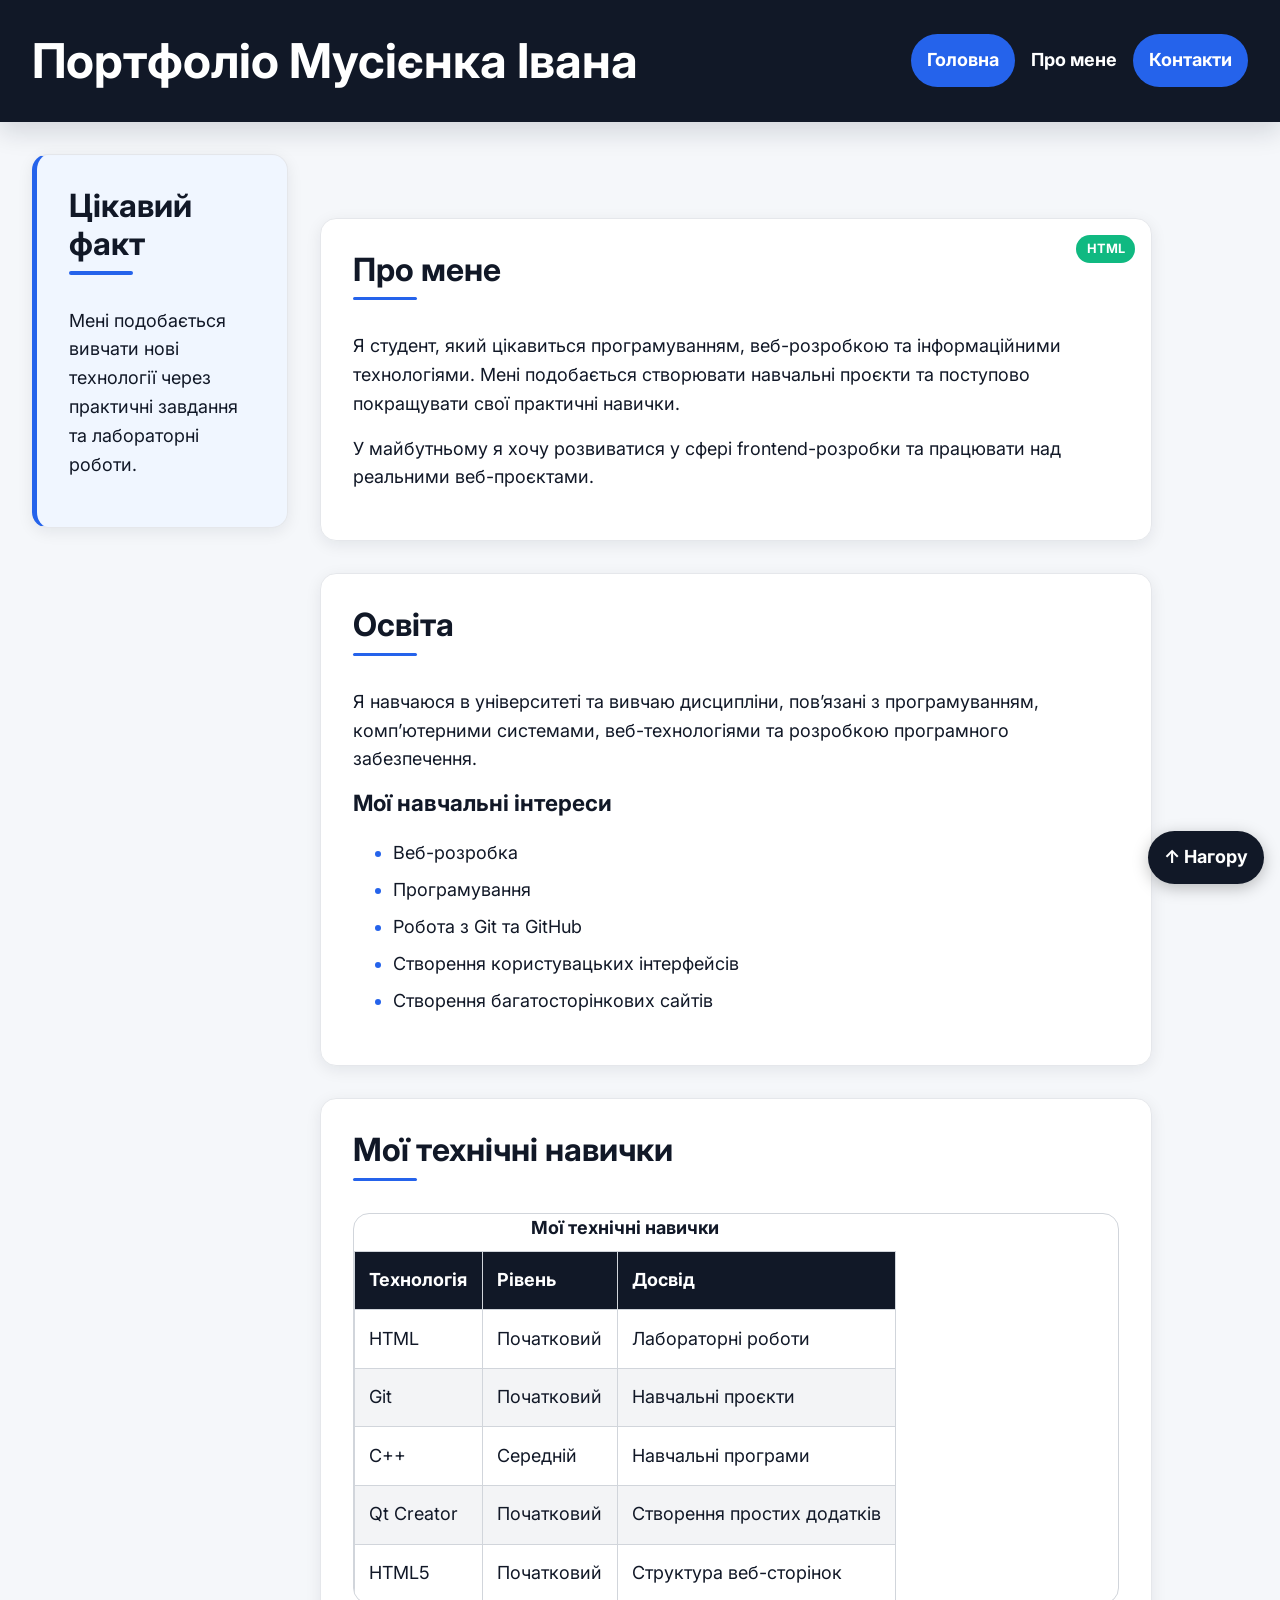
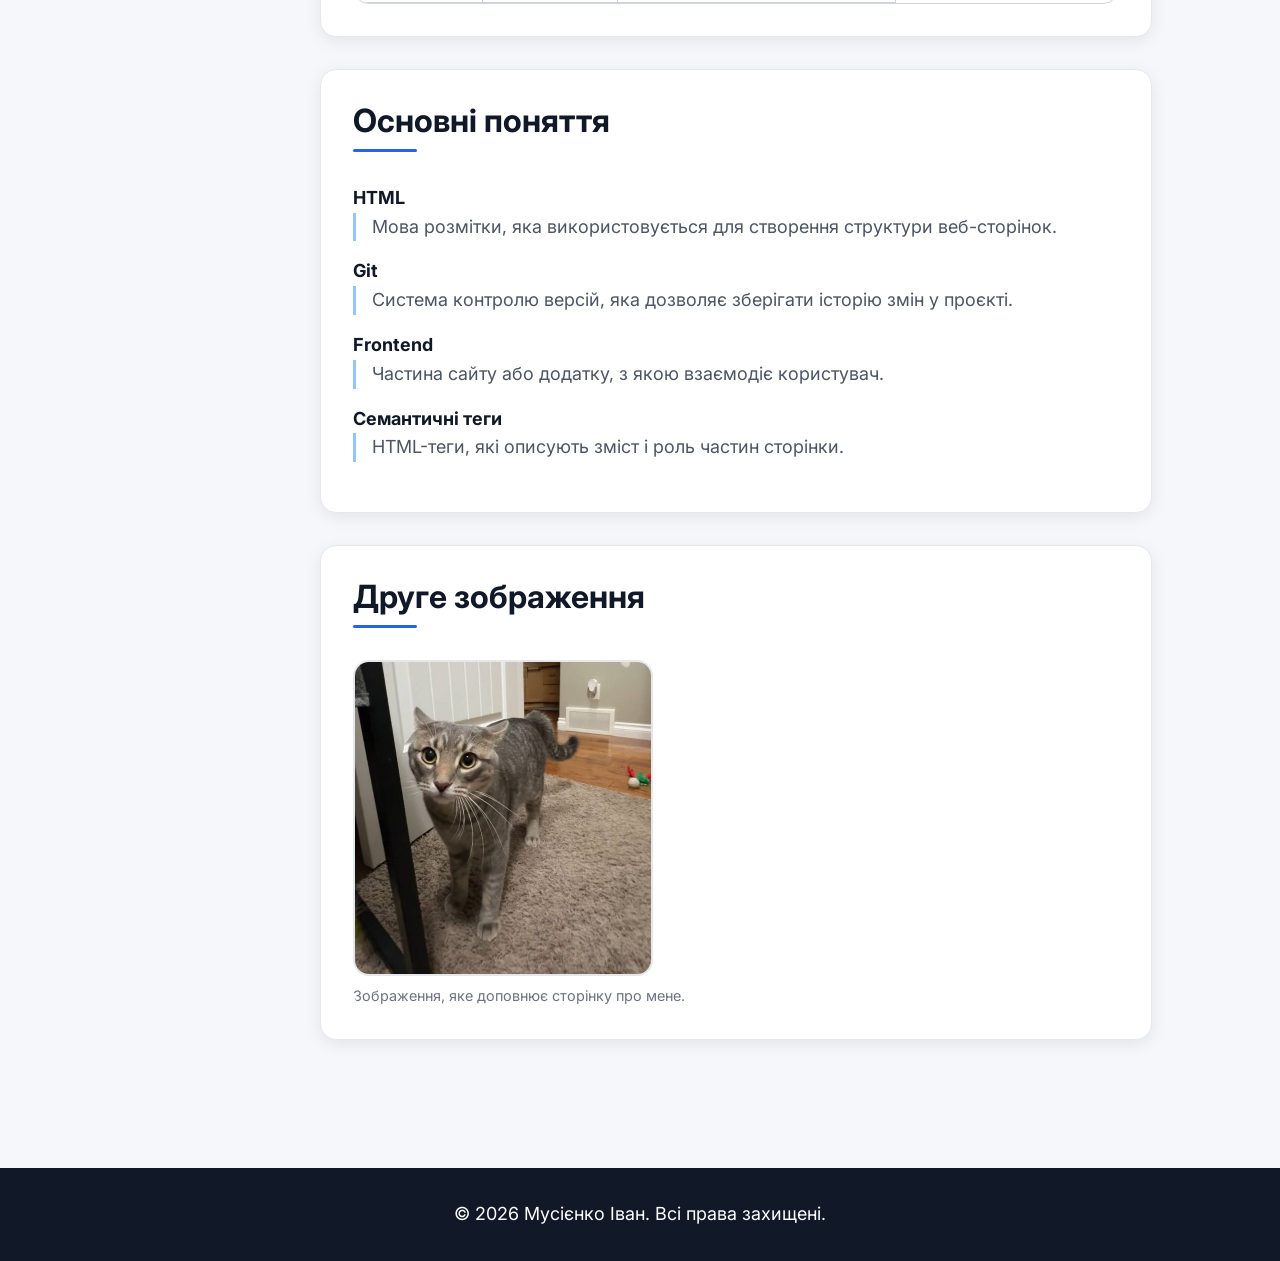
<file: about.html>
<!doctype html>
<html lang="uk">
  <head>
    <meta charset="UTF-8" />
    <meta name="viewport" content="width=device-width, initial-scale=1.0" />
    <meta
      name="description"
      content="Інформація про Івана Мусієнка, освіту, навички та інтереси"
    />
    <meta name="author" content="Мусієнко Іван" />
    <title>Про мене — Портфоліо</title>

    <link rel="preconnect" href="https://fonts.googleapis.com" />
    <link rel="preconnect" href="https://fonts.gstatic.com" crossorigin />
    <link
      href="https://fonts.googleapis.com/css2?family=Inter:wght@400;500;700&display=swap"
      rel="stylesheet"
    />
    <link rel="stylesheet" href="styles.css" />
  </head>
  <body>
    <div class="page">
      <header>
        <h1>Портфоліо Мусієнка Івана</h1>

        <nav class="nav">
          <input type="checkbox" id="menu-toggle" class="menu-toggle" />

          <label for="menu-toggle" class="hamburger">
            <span></span>
            <span></span>
            <span></span>
          </label>

          <ul class="nav-list">
            <li><a href="index.html">Головна</a></li>
            <li>Про мене</li>
            <li><a href="contacts.html">Контакти</a></li>
          </ul>
        </nav>
      </header>

      <main>
        <section>
          <h2>Про мене</h2>

          <p>
            Я студент, який цікавиться програмуванням, веб-розробкою та
            інформаційними технологіями. Мені подобається створювати навчальні
            проєкти та поступово покращувати свої практичні навички.
          </p>

          <p>
            У майбутньому я хочу розвиватися у сфері frontend-розробки та
            працювати над реальними веб-проєктами.
          </p>
        </section>

        <section>
          <h2>Освіта</h2>

          <p>
            Я навчаюся в університеті та вивчаю дисципліни, пов’язані з
            програмуванням, комп’ютерними системами, веб-технологіями та
            розробкою програмного забезпечення.
          </p>

          <h3>Мої навчальні інтереси</h3>

          <ul>
            <li>Веб-розробка</li>
            <li>Програмування</li>
            <li>Робота з Git та GitHub</li>
            <li>Створення користувацьких інтерфейсів</li>
            <li>Створення багатосторінкових сайтів</li>
          </ul>
        </section>

        <section>
          <h2>Мої технічні навички</h2>

          <table>
            <caption>
              Мої технічні навички
            </caption>
            <thead>
              <tr>
                <th>Технологія</th>
                <th>Рівень</th>
                <th>Досвід</th>
              </tr>
            </thead>
            <tbody>
              <tr>
                <td>HTML</td>
                <td>Початковий</td>
                <td>Лабораторні роботи</td>
              </tr>
              <tr>
                <td>Git</td>
                <td>Початковий</td>
                <td>Навчальні проєкти</td>
              </tr>
              <tr>
                <td>C++</td>
                <td>Середній</td>
                <td>Навчальні програми</td>
              </tr>
              <tr>
                <td>Qt Creator</td>
                <td>Початковий</td>
                <td>Створення простих додатків</td>
              </tr>
              <tr>
                <td>HTML5</td>
                <td>Початковий</td>
                <td>Структура веб-сторінок</td>
              </tr>
            </tbody>
          </table>
        </section>

        <section>
          <h2>Основні поняття</h2>

          <dl>
            <dt>HTML</dt>
            <dd>
              Мова розмітки, яка використовується для створення структури
              веб-сторінок.
            </dd>

            <dt>Git</dt>
            <dd>
              Система контролю версій, яка дозволяє зберігати історію змін у
              проєкті.
            </dd>

            <dt>Frontend</dt>
            <dd>Частина сайту або додатку, з якою взаємодіє користувач.</dd>

            <dt>Семантичні теги</dt>
            <dd>HTML-теги, які описують зміст і роль частин сторінки.</dd>
          </dl>
        </section>

        <section>
          <h2>Друге зображення</h2>

          <figure>
            <img
              src="images/avatar.jpg"
              alt="Аватар або зображення для сторінки про мене"
              width="300"
            />
            <figcaption>Зображення, яке доповнює сторінку про мене.</figcaption>
          </figure>
        </section>
      </main>
      
      <aside>
        <h2>Цікавий факт</h2>
        <p>
          Мені подобається вивчати нові технології через практичні завдання та
          лабораторні роботи.
        </p>
      </aside>
      <footer>
        <p>&copy; 2026 Мусієнко Іван. Всі права захищені.</p>
      </footer>

      <a href="#" class="back-to-top">↑ Нагору</a>
    </div>
  </body>
</html>
</file>
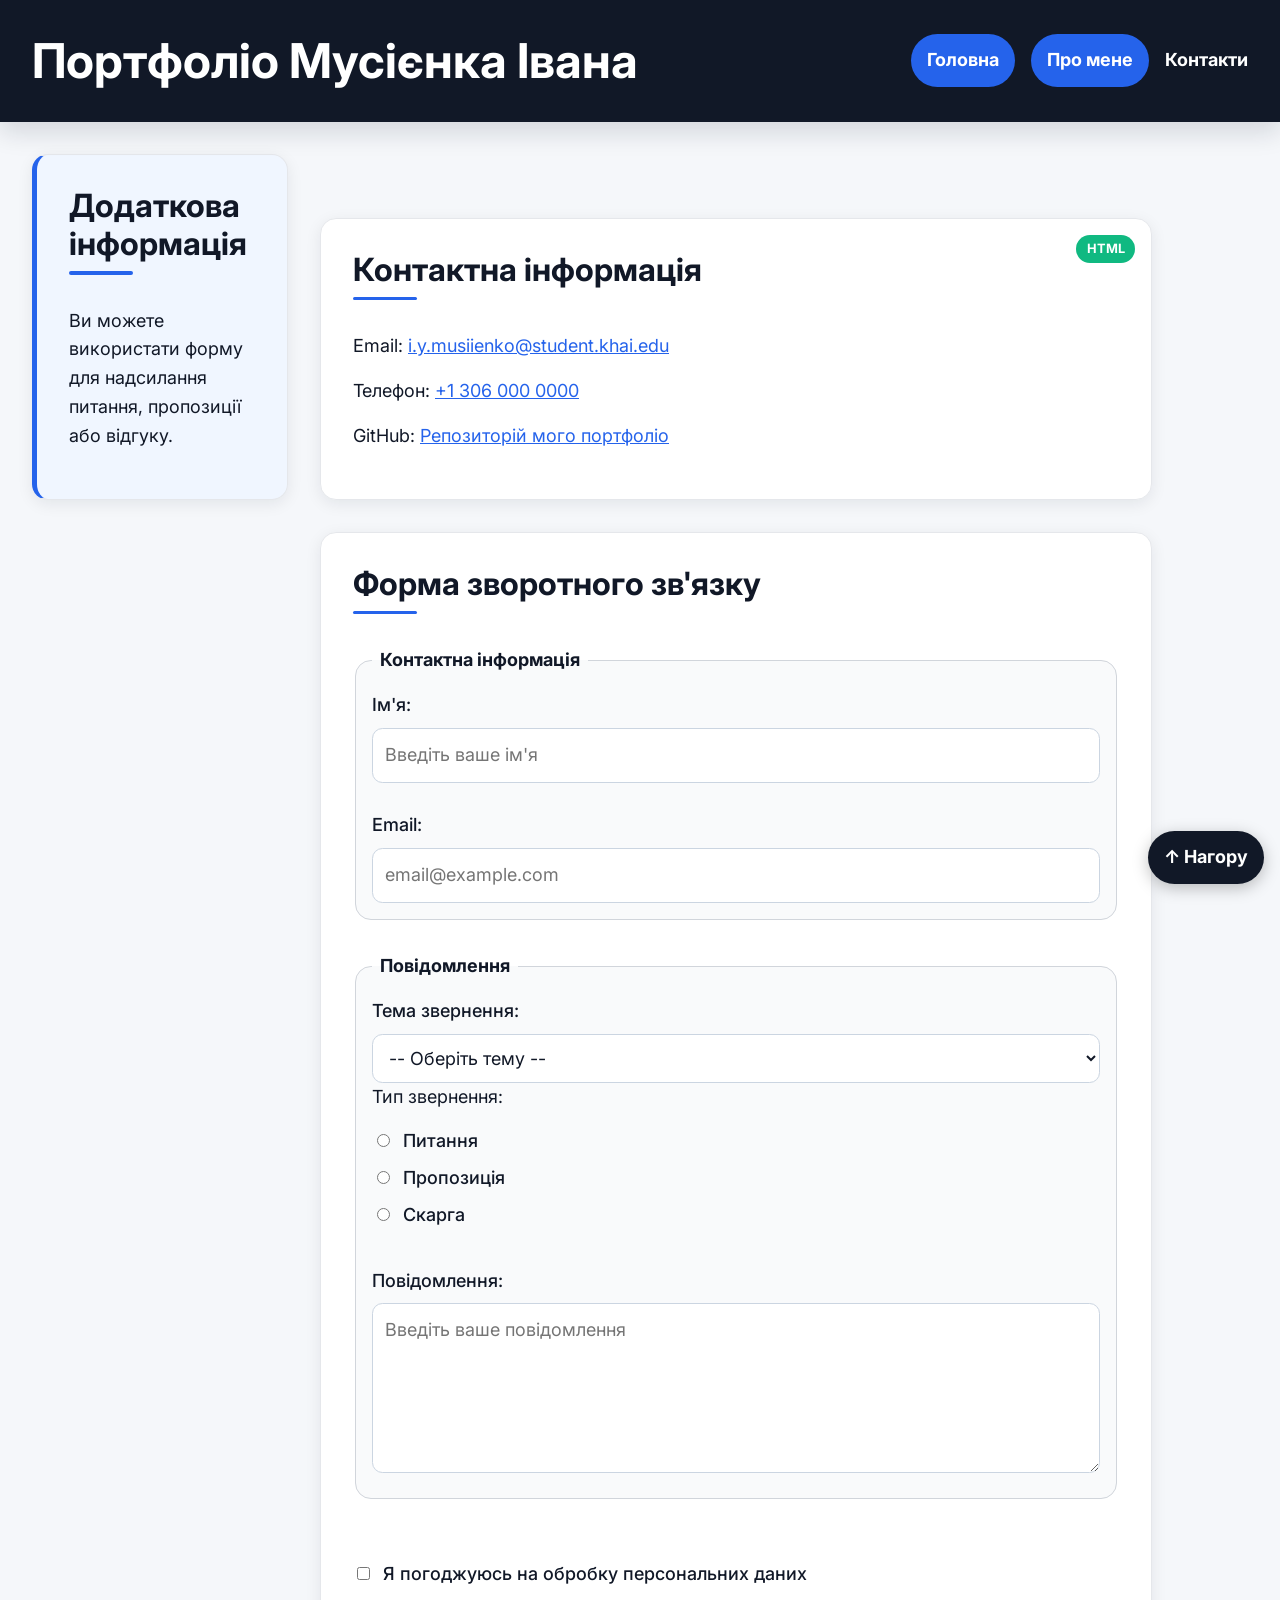
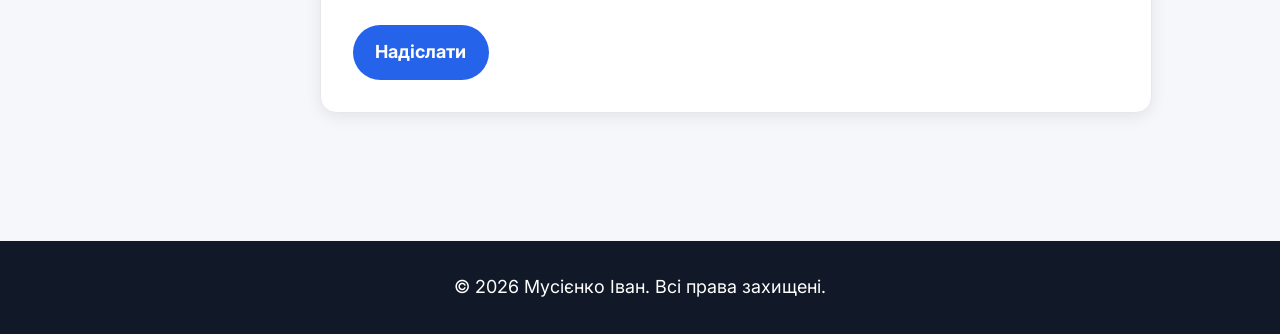
<file: contacts.html>
<!doctype html>
<html lang="uk">
  <head>
    <meta charset="UTF-8" />
    <meta name="viewport" content="width=device-width, initial-scale=1.0" />
    <meta
      name="description"
      content="Контактна інформація та форма зворотного зв'язку"
    />
    <meta name="author" content="Мусієнко Іван" />
    <title>Контакти — Портфоліо</title>

    <link rel="preconnect" href="https://fonts.googleapis.com" />
    <link rel="preconnect" href="https://fonts.gstatic.com" crossorigin />
    <link
      href="https://fonts.googleapis.com/css2?family=Inter:wght@400;500;700&display=swap"
      rel="stylesheet"
    />
    <link rel="stylesheet" href="styles.css" />
  </head>
  <body>
    <div class="page">
      <header>
        <h1>Портфоліо Мусієнка Івана</h1>

        <nav class="nav">
          <input type="checkbox" id="menu-toggle" class="menu-toggle" />

          <label for="menu-toggle" class="hamburger">
            <span></span>
            <span></span>
            <span></span>
          </label>

          <ul class="nav-list">
            <li><a href="index.html">Головна</a></li>
            <li><a href="about.html">Про мене</a></li>
            <li>Контакти</li>
          </ul>
        </nav>
      </header>

      <main>
        <section>
          <h2>Контактна інформація</h2>

          <p>
            Email:
            <a href="mailto:i.y.musiienko@student.khai.edu">
              i.y.musiienko@student.khai.edu
            </a>
          </p>

          <p>
            Телефон:
            <a href="tel:+13060000000">+1 306 000 0000</a>
          </p>

          <p>
            GitHub:
            <a
              href="https://github.com/iymusiienko-bit/portfolio"
              target="_blank"
              rel="noopener noreferrer"
            >
              Репозиторій мого портфоліо
            </a>
          </p>
        </section>

        <section>
          <h2>Форма зворотного зв'язку</h2>

          <form action="#" method="post">
            <fieldset>
              <legend>Контактна інформація</legend>

              <label for="name">Ім'я:</label>
              <input
                type="text"
                id="name"
                name="name"
                placeholder="Введіть ваше ім'я"
                required
              />

              <br /><br />

              <label for="email">Email:</label>
              <input
                type="email"
                id="email"
                name="email"
                placeholder="email@example.com"
                required
              />
            </fieldset>

            <fieldset>
              <legend>Повідомлення</legend>

              <label for="subject">Тема звернення:</label>
              <select id="subject" name="subject" required>
                <option value="">-- Оберіть тему --</option>
                <option value="general">Загальне питання</option>
                <option value="cooperation">Співпраця</option>
                <option value="feedback">Відгук</option>
                <option value="portfolio">Питання щодо портфоліо</option>
              </select>

              <p>Тип звернення:</p>

              <label>
                <input type="radio" name="type" value="question" required />
                Питання
              </label>

              <br />

              <label>
                <input type="radio" name="type" value="suggestion" />
                Пропозиція
              </label>

              <br />

              <label>
                <input type="radio" name="type" value="complaint" />
                Скарга
              </label>

              <br /><br />

              <label for="message">Повідомлення:</label>
              <br />
              <textarea
                id="message"
                name="message"
                rows="5"
                placeholder="Введіть ваше повідомлення"
                required
              ></textarea>
            </fieldset>

            <br />

            <label>
              <input type="checkbox" name="consent" required />
              Я погоджуюсь на обробку персональних даних
            </label>

            <br /><br />

            <button type="submit">Надіслати</button>
          </form>
        </section>
      </main>
      <aside>
        <h2>Додаткова інформація</h2>
        <p>
          Ви можете використати форму для надсилання питання, пропозиції або
          відгуку.
        </p>
      </aside>
      <footer>
        <p>&copy; 2026 Мусієнко Іван. Всі права захищені.</p>
      </footer>

      <a href="#" class="back-to-top">↑ Нагору</a>
    </div>
  </body>
</html>
</file>
<file: styles.css>
/* ===== CSS-змінні / тема ===== */

:root {
    --color-primary: #2563eb;
    --color-primary-dark: #1d4ed8;
    --color-secondary: #10b981;
    --color-bg: #f5f7fa;
    --color-surface: #ffffff;
    --color-text: #111827;
    --color-muted: #6b7280;
    --color-border: #e5e7eb;
    --color-header: #111827;
    --color-accent: #ef4444;

    --font-main: "Inter", Arial, sans-serif;
    --font-heading: "Inter", Arial, sans-serif;

    --spacing-xs: 0.25rem;
    --spacing-sm: 0.5rem;
    --spacing-md: 1rem;
    --spacing-lg: 2rem;
    --spacing-xl: 4rem;

    --border-radius: 1rem;
    --transition-speed: 0.3s;
    --shadow-sm: 0 0.25rem 1rem rgba(15, 23, 42, 0.08);
    --shadow-md: 0 0.6rem 1.5rem rgba(15, 23, 42, 0.14);
}

/* ===== Загальні стилі ===== */

*,
*::before,
*::after {
    box-sizing: border-box;
}

html {
    scroll-behavior: smooth;
}

body {
    margin: 0;
    padding: 0;
    font-family: var(--font-main);
    font-size: clamp(0.95rem, 1.5vw, 1.125rem);
    line-height: 1.6;
    color: var(--color-text);
    background: var(--color-bg);
}

h1,
h2,
h3 {
    margin-top: 0;
    font-family: var(--font-heading);
    line-height: 1.2;
    color: var(--color-text);
}

h1 {
    font-size: clamp(1.75rem, 4vw, 3rem);
}

h2 {
    position: relative;
    margin-bottom: var(--spacing-lg);
    font-size: clamp(1.25rem, 3vw, 2rem);
}

h2::after {
    content: "";
    display: block;
    width: 4rem;
    height: 0.2rem;
    margin-top: var(--spacing-sm);
    border-radius: 999px;
    background: var(--color-primary);
}

h3 {
    font-size: clamp(1.1rem, 2vw, 1.4rem);
}

p {
    margin-top: 0;
    margin-bottom: var(--spacing-md);
}

a:link {
    color: var(--color-primary);
}

a:visited {
    color: #7c3aed;
}

a:hover {
    color: var(--color-primary-dark);
}

a:active {
    color: var(--color-accent);
}

a:focus,
button:focus,
input:focus,
select:focus,
textarea:focus {
    outline: 0.15rem solid #60a5fa;
    outline-offset: 0.2rem;
}

/* ===== Grid-макет сторінки ===== */

.page {
    min-height: 100vh;
    display: grid;
    grid-template-areas:
        "header"
        "content"
        "sidebar"
        "footer";
    grid-template-columns: 1fr;
    gap: var(--spacing-md);
}

header {
    grid-area: header;
}

main {
    grid-area: content;
    width: min(92%, 72rem);
    margin: 0 auto;
    padding: var(--spacing-lg) 0;
}

aside {
    grid-area: sidebar;
}

footer {
    grid-area: footer;
}

/* ===== Хедер та Flexbox-навігація ===== */

header {
    position: sticky;
    top: 0;
    z-index: 1000;
    padding: var(--spacing-md);
    background: var(--color-header);
    color: #ffffff;
    box-shadow: var(--shadow-md);
}

header h1 {
    margin-bottom: var(--spacing-md);
    color: #ffffff;
}

/* Flexbox для навігації */
.nav {
    display: flex;
    align-items: center;
    justify-content: space-between;
}

.menu-toggle {
    display: none;
}

.hamburger {
    display: flex;
    flex-direction: column;
    gap: 0.35rem;
    cursor: pointer;
}

.hamburger span {
    width: 2rem;
    height: 0.2rem;
    border-radius: 999px;
    background: #ffffff;
    transition: transform var(--transition-speed) ease,
        opacity var(--transition-speed) ease,
        background-color var(--transition-speed) ease;
}

.hamburger:hover span {
    background: #bfdbfe;
}

.nav-list {
    display: none;
    width: 100%;
    margin: var(--spacing-md) 0 0;
    padding: 0;
    list-style: none;
    flex-direction: column;
    gap: var(--spacing-sm);
}

.menu-toggle:checked ~ .nav-list {
    display: flex;
    animation: fadeIn 0.35s ease forwards;
}

.menu-toggle:checked + .hamburger span:nth-child(1) {
    transform: translateY(0.55rem) rotate(45deg);
}

.menu-toggle:checked + .hamburger span:nth-child(2) {
    opacity: 0;
}

.menu-toggle:checked + .hamburger span:nth-child(3) {
    transform: translateY(-0.55rem) rotate(-45deg);
}

.nav-list li {
    color: #ffffff;
    font-weight: 700;
}

.nav-list a {
    display: inline-block;
    width: 100%;
    padding: 0.75rem 1rem;
    border-radius: 999px;
    color: #ffffff;
    text-decoration: none;
    background: var(--color-primary);
    transition: background-color var(--transition-speed) ease,
        transform var(--transition-speed) ease,
        box-shadow var(--transition-speed) ease;
}

.nav-list a:link,
.nav-list a:visited {
    color: #ffffff;
}

.nav-list a:hover {
    color: #ffffff;
    background: var(--color-primary-dark);
    transform: translateY(-0.12rem);
    box-shadow: 0 0.4rem 1rem rgba(37, 99, 235, 0.35);
}

.nav-list a:active {
    background: #1e40af;
    transform: translateY(0);
}

/* ===== Основний контент ===== */

section,
aside {
    position: relative;
    margin-bottom: var(--spacing-lg);
    padding: var(--spacing-lg);
    border: 0.06rem solid var(--color-border);
    border-radius: var(--border-radius);
    background: var(--color-surface);
    box-shadow: var(--shadow-sm);
    animation: fadeIn 0.6s ease forwards;
    transition: transform var(--transition-speed) ease,
        box-shadow var(--transition-speed) ease;
}

section:hover,
aside:hover {
    transform: translateY(-0.2rem);
    box-shadow: var(--shadow-md);
}

#hero {
    border-left: 0.35rem solid var(--color-primary);
}

section:first-child::before {
    content: "HTML";
    position: absolute;
    top: var(--spacing-md);
    right: var(--spacing-md);
    padding: 0.25rem 0.65rem;
    border-radius: 999px;
    color: #ffffff;
    background: var(--color-secondary);
    font-size: 0.8rem;
    font-weight: 700;
}

blockquote {
    position: relative;
    margin: var(--spacing-lg) 0;
    padding: var(--spacing-md) var(--spacing-lg);
    border-left: 0.3rem solid var(--color-primary);
    border-radius: calc(var(--border-radius) - 0.25rem);
    background: hsl(214, 100%, 97%);
    font-style: italic;
    overflow: hidden;
}

blockquote::before {
    content: "“";
    position: absolute;
    top: -1rem;
    left: 0.5rem;
    color: rgba(37, 99, 235, 0.2);
    font-size: 5rem;
    line-height: 1;
}

ol,
ul,
dl {
    margin-top: 0;
}

ol li,
section ul li {
    margin-bottom: var(--spacing-sm);
}

section ul li::marker,
ol li::marker {
    color: var(--color-primary);
    font-weight: 700;
}

/* ===== CSS Grid: адаптивна сітка карток ===== */

.projects-grid {
    display: grid;
    grid-template-columns: repeat(auto-fit, minmax(16rem, 1fr));
    gap: var(--spacing-md);
}

.project-card {
    padding: var(--spacing-lg);
    border: 0.06rem solid var(--color-border);
    border-radius: var(--border-radius);
    background: linear-gradient(135deg, #ffffff, #eff6ff);
    box-shadow: var(--shadow-sm);
    transition: transform var(--transition-speed) ease,
        box-shadow var(--transition-speed) ease,
        border-color var(--transition-speed) ease;
}

.project-card:hover,
.project-card:active,
.project-card:focus-within {
    transform: translateY(-0.4rem);
    border-color: var(--color-primary);
    box-shadow: var(--shadow-md);
}

.project-card h3 {
    margin-bottom: var(--spacing-sm);
}

/* ===== Адаптивні зображення та мультимедіа ===== */

figure {
    margin: 0;
    overflow: hidden;
    border-radius: var(--border-radius);
}

img,
video {
    display: block;
    max-width: 100%;
    height: auto;
    border-radius: var(--border-radius);
    border: 0.15rem solid var(--color-border);
}

figcaption {
    margin-top: var(--spacing-sm);
    color: var(--color-muted);
    font-size: 0.9rem;
}

/* ===== Таблиця ===== */

table {
    display: block;
    width: 100%;
    margin-top: var(--spacing-md);
    overflow-x: auto;
    border-collapse: collapse;
    border: 0.06rem solid #d1d5db;
    border-radius: var(--border-radius);
    background: var(--color-surface);
}

caption {
    margin-bottom: var(--spacing-sm);
    font-weight: 700;
    color: var(--color-text);
}

th,
td {
    padding: 0.9rem;
    border: 0.06rem solid #d1d5db;
    text-align: left;
    white-space: nowrap;
}

th {
    color: #ffffff;
    background: var(--color-header);
    font-weight: 700;
}

tbody tr:nth-child(even) {
    background: #f3f4f6;
}

tbody tr:hover {
    background: #dbeafe;
}

/* ===== Список опису ===== */

dt {
    margin-top: var(--spacing-md);
    font-weight: 700;
    color: var(--color-text);
}

dd {
    margin-left: 0;
    padding-left: var(--spacing-md);
    border-left: 0.2rem solid #93c5fd;
    color: #4b5563;
}

/* ===== Форма ===== */

form {
    max-width: 48rem;
}

fieldset {
    margin-bottom: var(--spacing-lg);
    padding: var(--spacing-md);
    border: 0.06rem solid #d1d5db;
    border-radius: var(--border-radius);
    background: #f9fafb;
}

legend {
    padding: 0 var(--spacing-sm);
    font-weight: 700;
    color: var(--color-text);
}

label {
    display: inline-block;
    margin-bottom: var(--spacing-sm);
    font-weight: 500;
}

input[type="text"],
input[type="email"],
select,
textarea {
    width: 100%;
    padding: 0.75rem;
    border: 0.08rem solid #cbd5e1;
    border-radius: calc(var(--border-radius) - 0.35rem);
    font: inherit;
    color: var(--color-text);
    background: var(--color-surface);
    transition: border-color var(--transition-speed) ease,
        box-shadow var(--transition-speed) ease;
}

input[type="text"]:focus,
input[type="email"]:focus,
select:focus,
textarea:focus {
    outline: none;
    border-color: var(--color-primary);
    box-shadow: 0 0 0 0.2rem rgba(37, 99, 235, 0.2);
}

input[type="radio"],
input[type="checkbox"] {
    margin-right: var(--spacing-sm);
    accent-color: var(--color-primary);
}

textarea {
    min-height: 8rem;
    resize: vertical;
}

button[type="submit"] {
    padding: 0.8rem 1.4rem;
    border: none;
    border-radius: 999px;
    color: #ffffff;
    background: var(--color-primary);
    font: inherit;
    font-weight: 700;
    cursor: pointer;
    transition: background-color var(--transition-speed) ease,
        transform var(--transition-speed) ease,
        box-shadow var(--transition-speed) ease;
}

button[type="submit"]:hover {
    background: var(--color-primary-dark);
    transform: translateY(-0.15rem);
    box-shadow: 0 0.4rem 1rem rgba(37, 99, 235, 0.35);
}

button[type="submit"]:active {
    transform: translateY(0);
    background: #1e40af;
}

/* ===== Бічна панель / aside ===== */

aside {
    border-left: 0.35rem solid var(--color-primary);
    background: hsl(214, 100%, 97%);
}

/* ===== Кнопка нагору ===== */

.back-to-top {
    position: fixed;
    right: var(--spacing-md);
    bottom: var(--spacing-md);
    z-index: 1001;
    display: inline-block;
    padding: 0.75rem 1rem;
    border-radius: 999px;
    color: #ffffff;
    background: var(--color-header);
    text-decoration: none;
    font-weight: 700;
    box-shadow: 0 0.25rem 1rem rgba(0, 0, 0, 0.25);
    transition: background-color var(--transition-speed) ease,
        transform var(--transition-speed) ease;
}

.back-to-top:link,
.back-to-top:visited {
    color: #ffffff;
}

.back-to-top:hover {
    color: #ffffff;
    background: var(--color-primary);
    transform: translateY(-0.15rem);
}

.back-to-top:active {
    background: #1e40af;
}

/* ===== Футер ===== */

footer {
    padding: var(--spacing-lg);
    color: #ffffff;
    text-align: center;
    background: var(--color-header);
}

footer p {
    margin: 0;
}

/* ===== Анімації ===== */

@keyframes fadeIn {
    from {
        opacity: 0;
        transform: translateY(1.25rem);
    }

    to {
        opacity: 1;
        transform: translateY(0);
    }
}

/* ===== Планшети: 768px+ ===== */

@media (min-width: 768px) {
    .page {
        gap: var(--spacing-lg);
    }

    header {
        padding: var(--spacing-lg);
    }

    .hamburger {
        display: none;
    }

    .nav-list {
        display: flex;
        flex-direction: row;
        align-items: center;
        justify-content: flex-start;
        width: auto;
        margin: 0;
        gap: var(--spacing-md);
    }

    .nav-list a {
        width: auto;
    }

    main {
        padding: var(--spacing-xl) 0;
    }

    section,
    aside {
        padding: var(--spacing-lg);
    }

    .projects-grid {
        gap: var(--spacing-lg);
    }
}

/* ===== Десктоп: 1024px+ ===== */

@media (min-width: 1024px) {
    .page {
        grid-template-areas:
            "header header"
            "sidebar content"
            "footer footer";
        grid-template-columns: 16rem 1fr;
        gap: var(--spacing-lg);
    }

    header {
        display: flex;
        align-items: center;
        justify-content: space-between;
    }

    header h1 {
        margin-bottom: 0;
    }

    main {
        width: min(92%, 72rem);
        margin: 0;
        padding-right: var(--spacing-lg);
    }

    aside {
        align-self: start;
        margin-left: var(--spacing-lg);
        position: sticky;
        top: 7rem;
    }
}

/* ===== Великі екрани: 1280px+ ===== */

@media (min-width: 1280px) {
    .page {
        grid-template-columns: 18rem 1fr;
    }

    main {
        width: min(90%, 80rem);
    }
}
/* ===== Фікс таблиці на мобільних екранах ===== */

@media (max-width: 767px) {
    table {
        display: table;
        width: 100%;
        table-layout: fixed;
    }

    th,
    td {
        white-space: normal;
        word-break: break-word;
        overflow-wrap: break-word;
        padding: 0.6rem;
        font-size: 0.85rem;
    }
}
</file>
